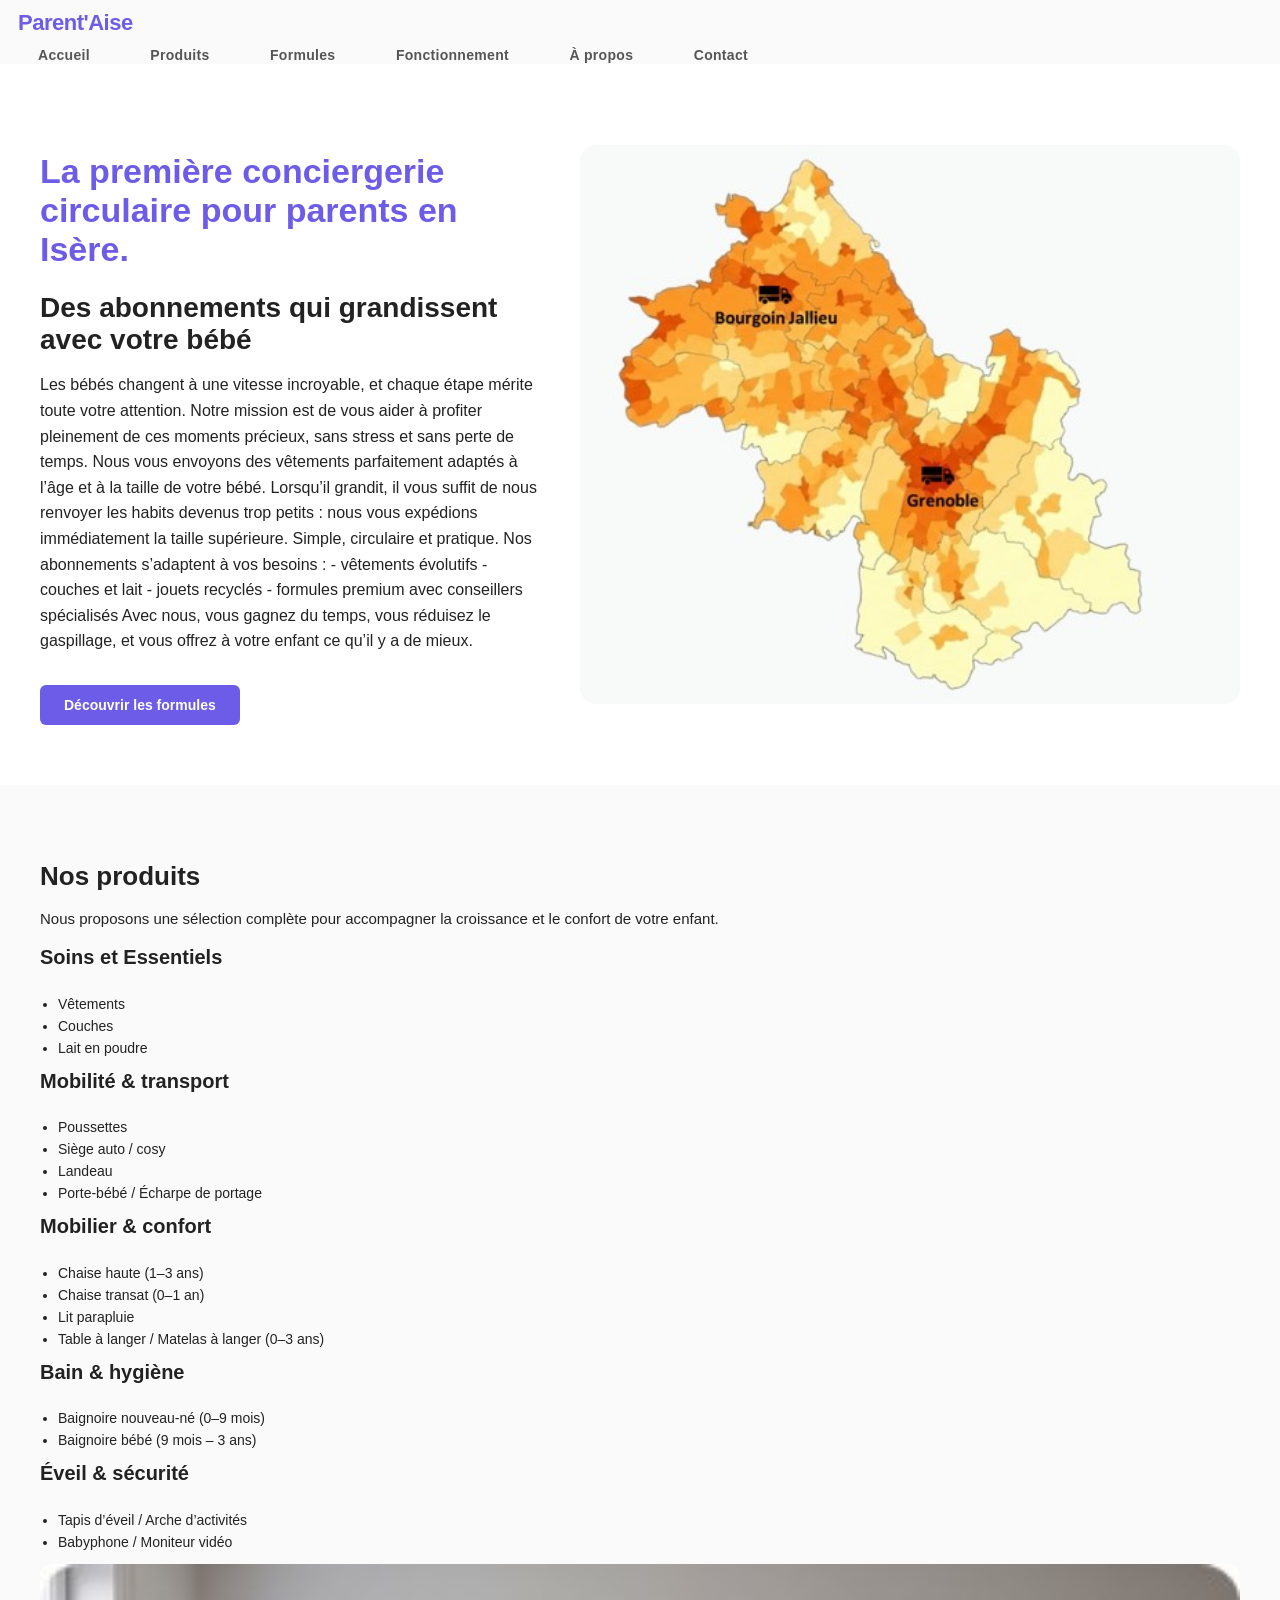
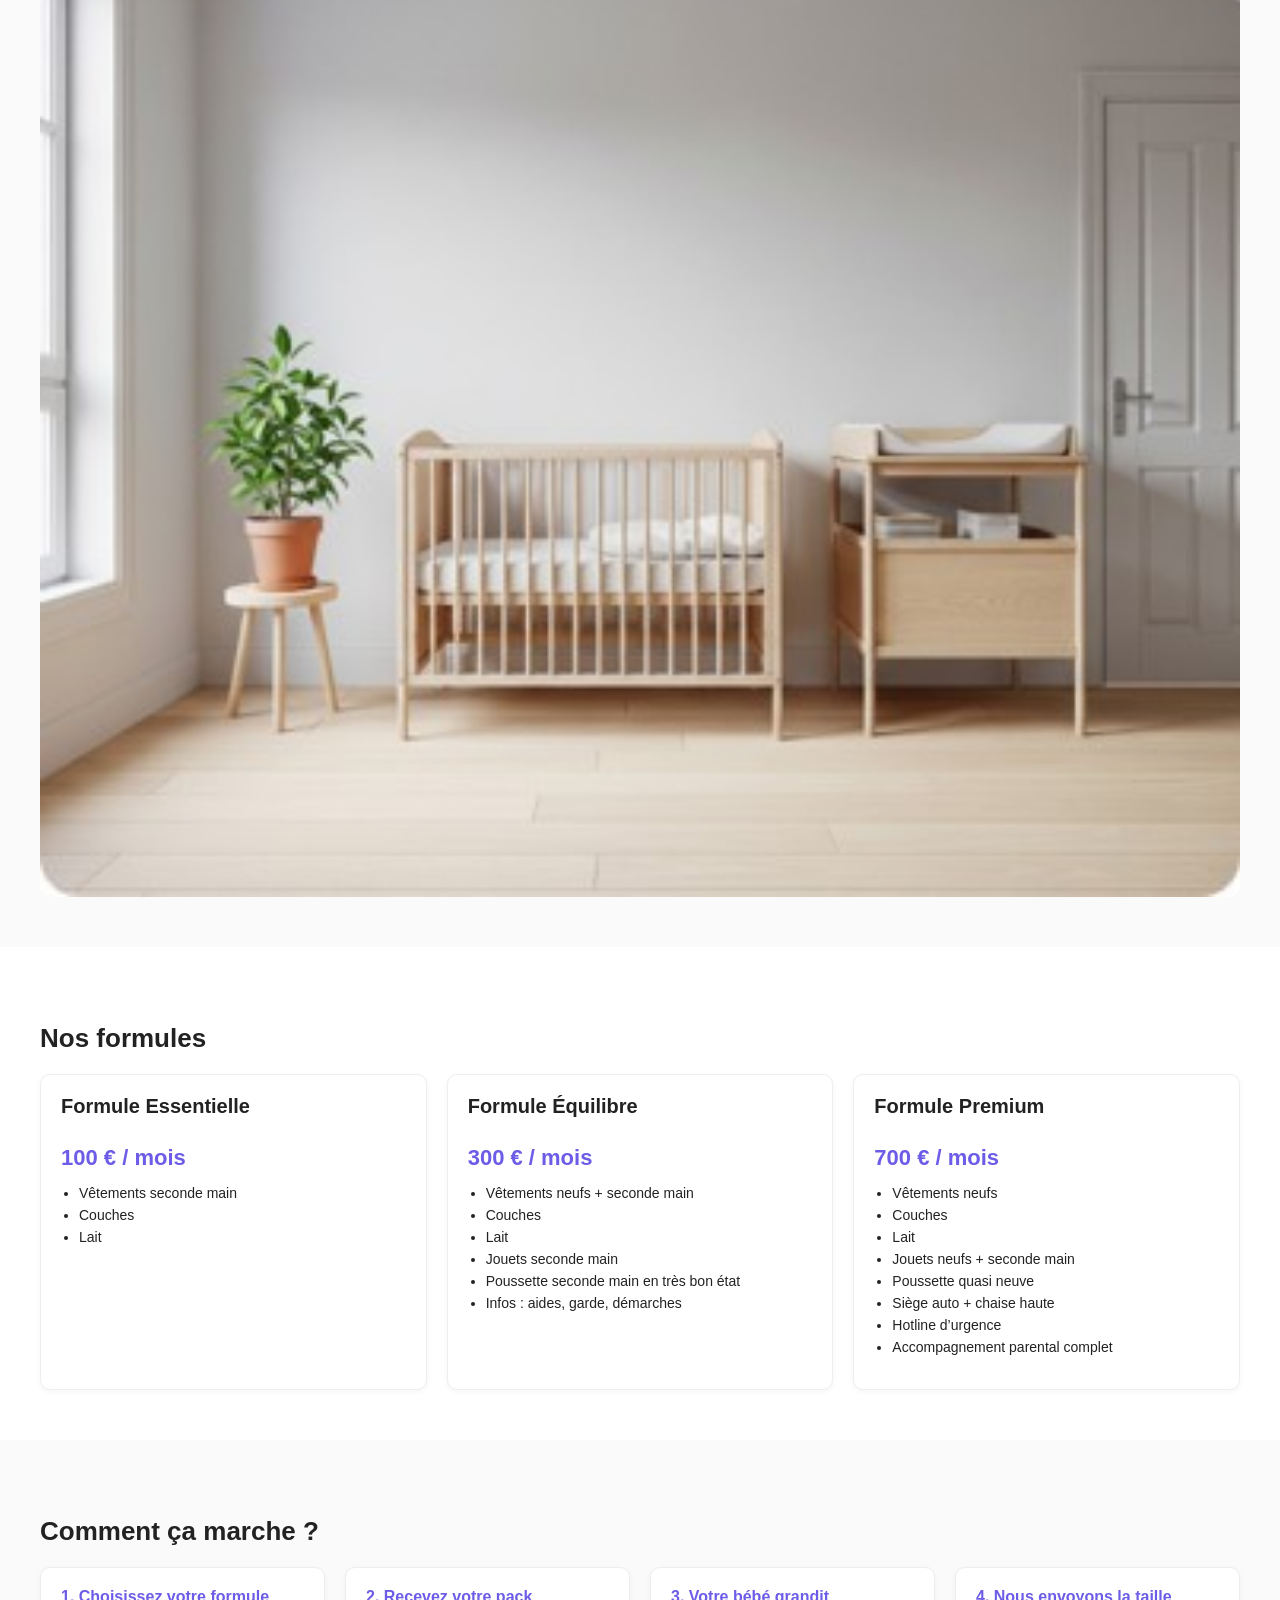
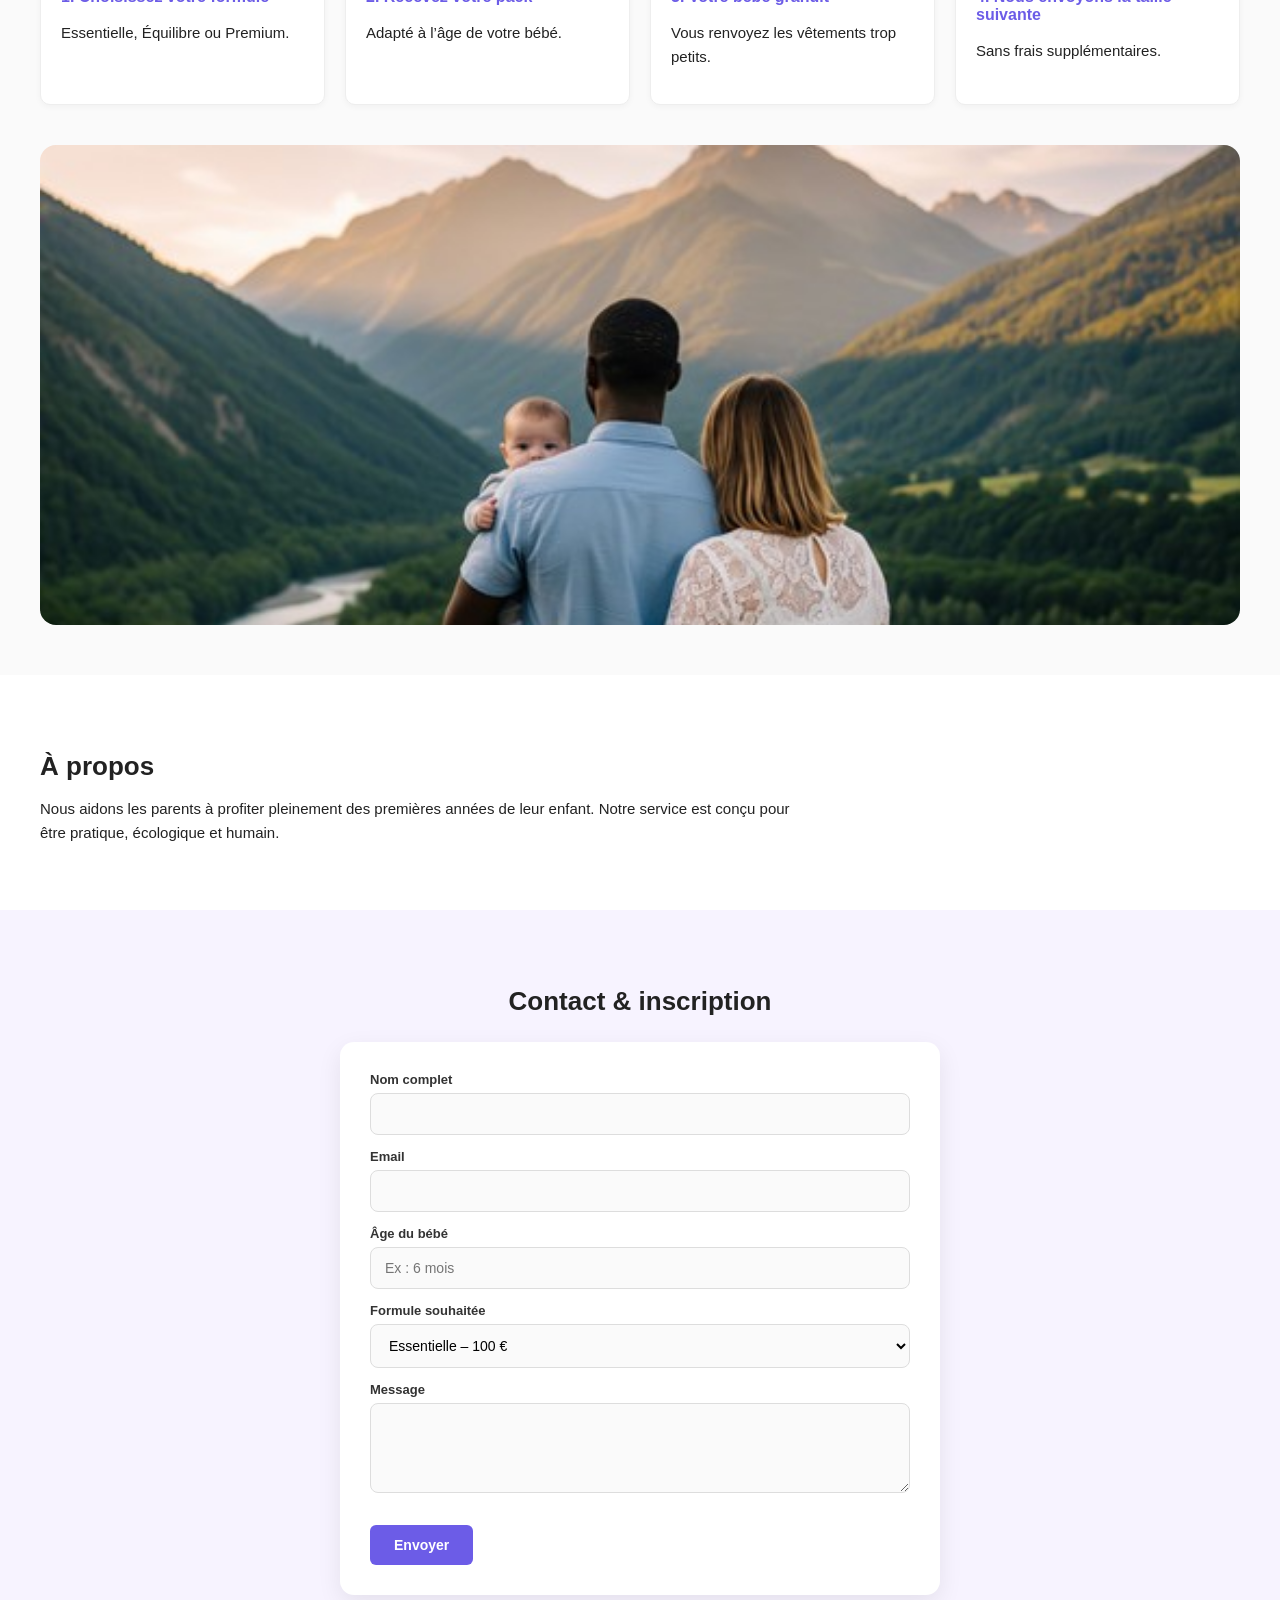
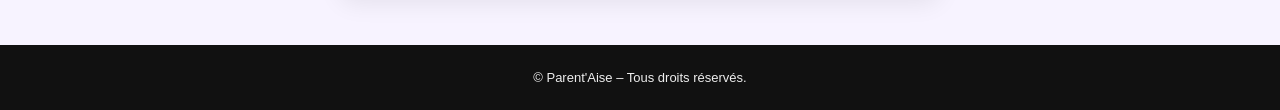
<file: index.html>
<!-- index.html -->
<!DOCTYPE html>
<html lang="fr">
<head>
  <meta charset="UTF-8">
  <title>Parent'Aise – Abonnements bébé évolutifs</title>
  <meta name="description" content="Abonnements évolutifs pour bébés : vêtements, jouets, équipements, nourriture et accompagnement parental.">
  <meta name="viewport" content="width=device-width, initial-scale=1.0">

  <!-- CSS LINK -->
  <link rel="stylesheet" href="style.css">
</head>

<body>

<header>
  <h1>Parent'Aise</h1>
  <nav>
    <a href="#accueil">Accueil</a>
    <a href="#produits">Produits</a>
    <a href="#formules">Formules</a>
    <a href="#fonctionnement">Fonctionnement</a>
    <a href="#apropos">À propos</a>
    <a href="#contact">Contact</a>
  </nav>
</header>

<!-- ACCUEIL -->
<section class="hero" id="accueil">

  <div class="hero-text">
    <h1>La première conciergerie circulaire pour parents en Isère.</h1>

    <h2>Des abonnements qui grandissent avec votre bébé</h2>

    <p>
      Les bébés changent à une vitesse incroyable, et chaque étape mérite toute votre attention.
      Notre mission est de vous aider à profiter pleinement de ces moments précieux, sans stress et sans perte de temps.

      Nous vous envoyons des vêtements parfaitement adaptés à l’âge et à la taille de votre bébé.
      Lorsqu’il grandit, il vous suffit de nous renvoyer les habits devenus trop petits :
      nous vous expédions immédiatement la taille supérieure.
      Simple, circulaire et pratique.

      Nos abonnements s’adaptent à vos besoins :

      - vêtements évolutifs
      - couches et lait
      - jouets recyclés
      - formules premium avec conseillers spécialisés

      Avec nous, vous gagnez du temps, vous réduisez le gaspillage,
      et vous offrez à votre enfant ce qu’il y a de mieux.
    </p>

    <a href="#formules" class="btn btn-primary">Découvrir les formules</a>
  </div>

  <div class="hero-images">
    <img src="image3.jpg" alt="Photo de Grenoble">
  </div>

</section>

<!-- PRODUITS -->
<section class="section" id="produits">
  <h3>Nos produits</h3>
  <p>Nous proposons une sélection complète pour accompagner la croissance et le confort de votre enfant.</p>

  <div class="products-wrapper">

    <div class="products">

            <div class="product">
        <h4> Soins et Essentiels </h4>
        <ul>
          <li>Vêtements</li>
          <li>Couches</li>
          <li>Lait en poudre</li>
        </ul>
      </div>

      <div class="product">
        <h4>Mobilité & transport</h4>
        <ul>
          <li>Poussettes</li>
          <li>Siège auto / cosy</li>
          <li>Landeau</li>
          <li>Porte-bébé / Écharpe de portage</li>
        </ul>
      </div>

      <div class="product">
        <h4>Mobilier & confort</h4>
        <ul>
          <li>Chaise haute (1–3 ans)</li>
          <li>Chaise transat (0–1 an)</li>
          <li>Lit parapluie</li>
          <li>Table à langer / Matelas à langer (0–3 ans)</li>
        </ul>
      </div>

      <div class="product">
        <h4>Bain & hygiène</h4>
        <ul>
          <li>Baignoire nouveau-né (0–9 mois)</li>
          <li>Baignoire bébé (9 mois – 3 ans)</li>
        </ul>
      </div>

      <div class="product">
        <h4>Éveil & sécurité</h4>
        <ul>
          <li>Tapis d’éveil / Arche d’activités</li>
          <li>Babyphone / Moniteur vidéo</li>
        </ul>
      </div>

    </div>

    <div class="product-image">
      <img src="image2.jpg" alt="Image produits / chambre bébé">
    </div>

  </div>
</section>

<!-- FORMULES -->
<section class="section" id="formules">
  <h3>Nos formules</h3>

  <div class="packs">

    <div class="pack">
      <h4>Formule Essentielle</h4>
      <div class="price">100 € / mois</div>
      <ul>
        <li>Vêtements seconde main</li>
        <li>Couches</li>
        <li>Lait</li>
      </ul>
    </div>

    <div class="pack">
      <h4>Formule Équilibre</h4>
      <div class="price">300 € / mois</div>
      <ul>
        <li>Vêtements neufs + seconde main</li>
        <li>Couches</li>
        <li>Lait</li>
        <li>Jouets seconde main</li>
        <li>Poussette seconde main en très bon état</li>
        <li>Infos : aides, garde, démarches</li>
      </ul>
    </div>

    <div class="pack">
      <h4>Formule Premium</h4>
      <div class="price">700 € / mois</div>
      <ul>
        <li>Vêtements neufs</li>
        <li>Couches</li>
        <li>Lait</li>
        <li>Jouets neufs + seconde main</li>
        <li>Poussette quasi neuve</li>
        <li>Siège auto + chaise haute</li>
        <li>Hotline d’urgence</li>
        <li>Accompagnement parental complet</li>
      </ul>
    </div>

  </div>
</section>

<!-- FONCTIONNEMENT -->
<section class="section" id="fonctionnement">
  <h3>Comment ça marche ?</h3>

  <div class="steps">

    <div class="step">
      <span>1. Choisissez votre formule</span>
      <p>Essentielle, Équilibre ou Premium.</p>
    </div>

    <div class="step">
      <span>2. Recevez votre pack</span>
      <p>Adapté à l’âge de votre bébé.</p>
    </div>

    <div class="step">
      <span>3. Votre bébé grandit</span>
      <p>Vous renvoyez les vêtements trop petits.</p>
    </div>

    <div class="step">
      <span>4. Nous envoyons la taille suivante</span>
      <p>Sans frais supplémentaires.</p>
    </div>

  </div>

  <div style="margin-top:40px;">
    <img
      src="image4.jpg"
      alt="Photo famille"
      style="width:100%; max-height:480px; object-fit:cover; border-radius:16px;">
  </div>

</section>

<!-- A PROPOS -->
<section class="section" id="apropos">
  <h3>À propos</h3>
  <p>
    Nous aidons les parents à profiter pleinement des premières années de leur enfant.
    Notre service est conçu pour être pratique, écologique et humain.
  </p>
</section>

<!-- CONTACT -->
<section class="section" id="contact">
  <h3>Contact & inscription</h3>

  <form>

    <label>
      Nom complet
      <input type="text" required>
    </label>

    <label>
      Email
      <input type="email" required>
    </label>

    <label>
      Âge du bébé
      <input type="text" placeholder="Ex : 6 mois">
    </label>

    <label>
      Formule souhaitée
      <select>
        <option>Essentielle – 100 €</option>
        <option>Équilibre – 300 €</option>
        <option>Premium – 700 €</option>
      </select>
    </label>

    <label>
      Message
      <textarea rows="4"></textarea>
    </label>

    <button class="btn btn-primary">Envoyer</button>

  </form>
</section>

<footer>
  © Parent'Aise – Tous droits réservés.
</footer>

</body>
</html>
</file>
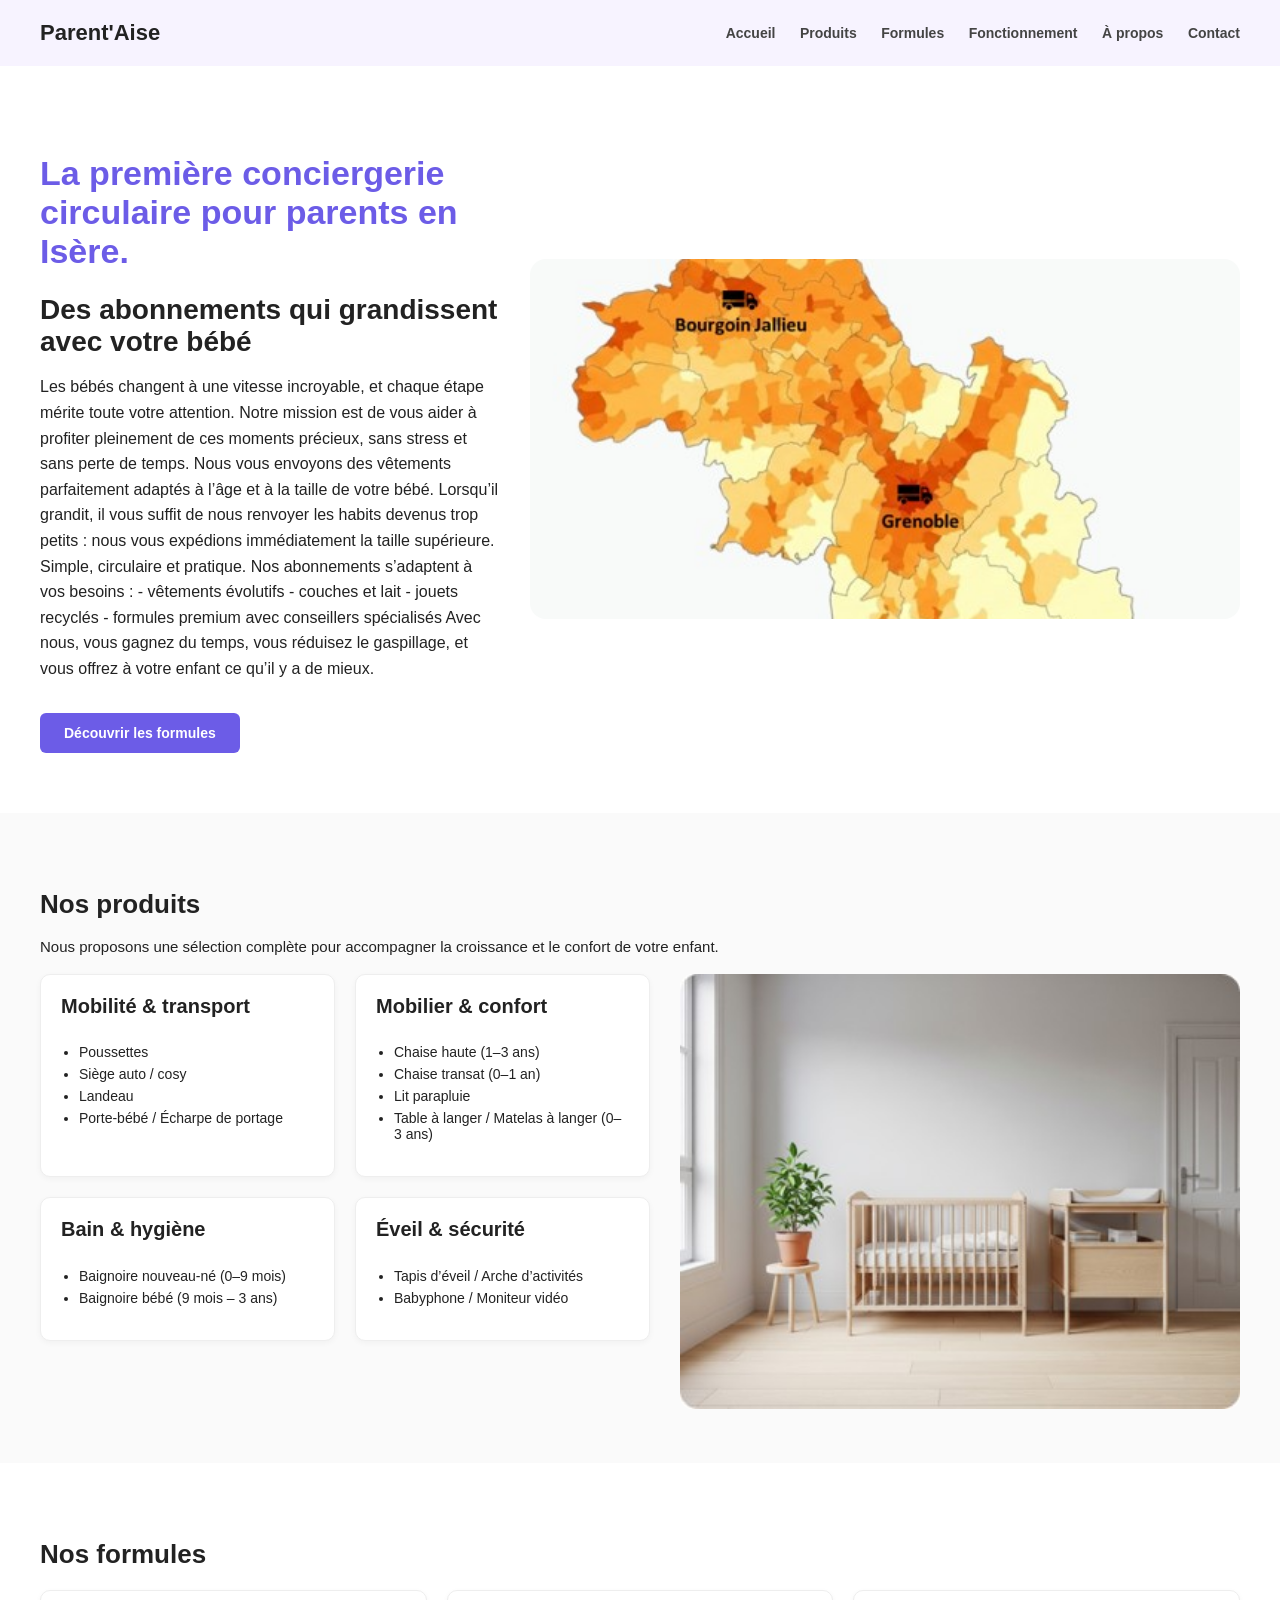
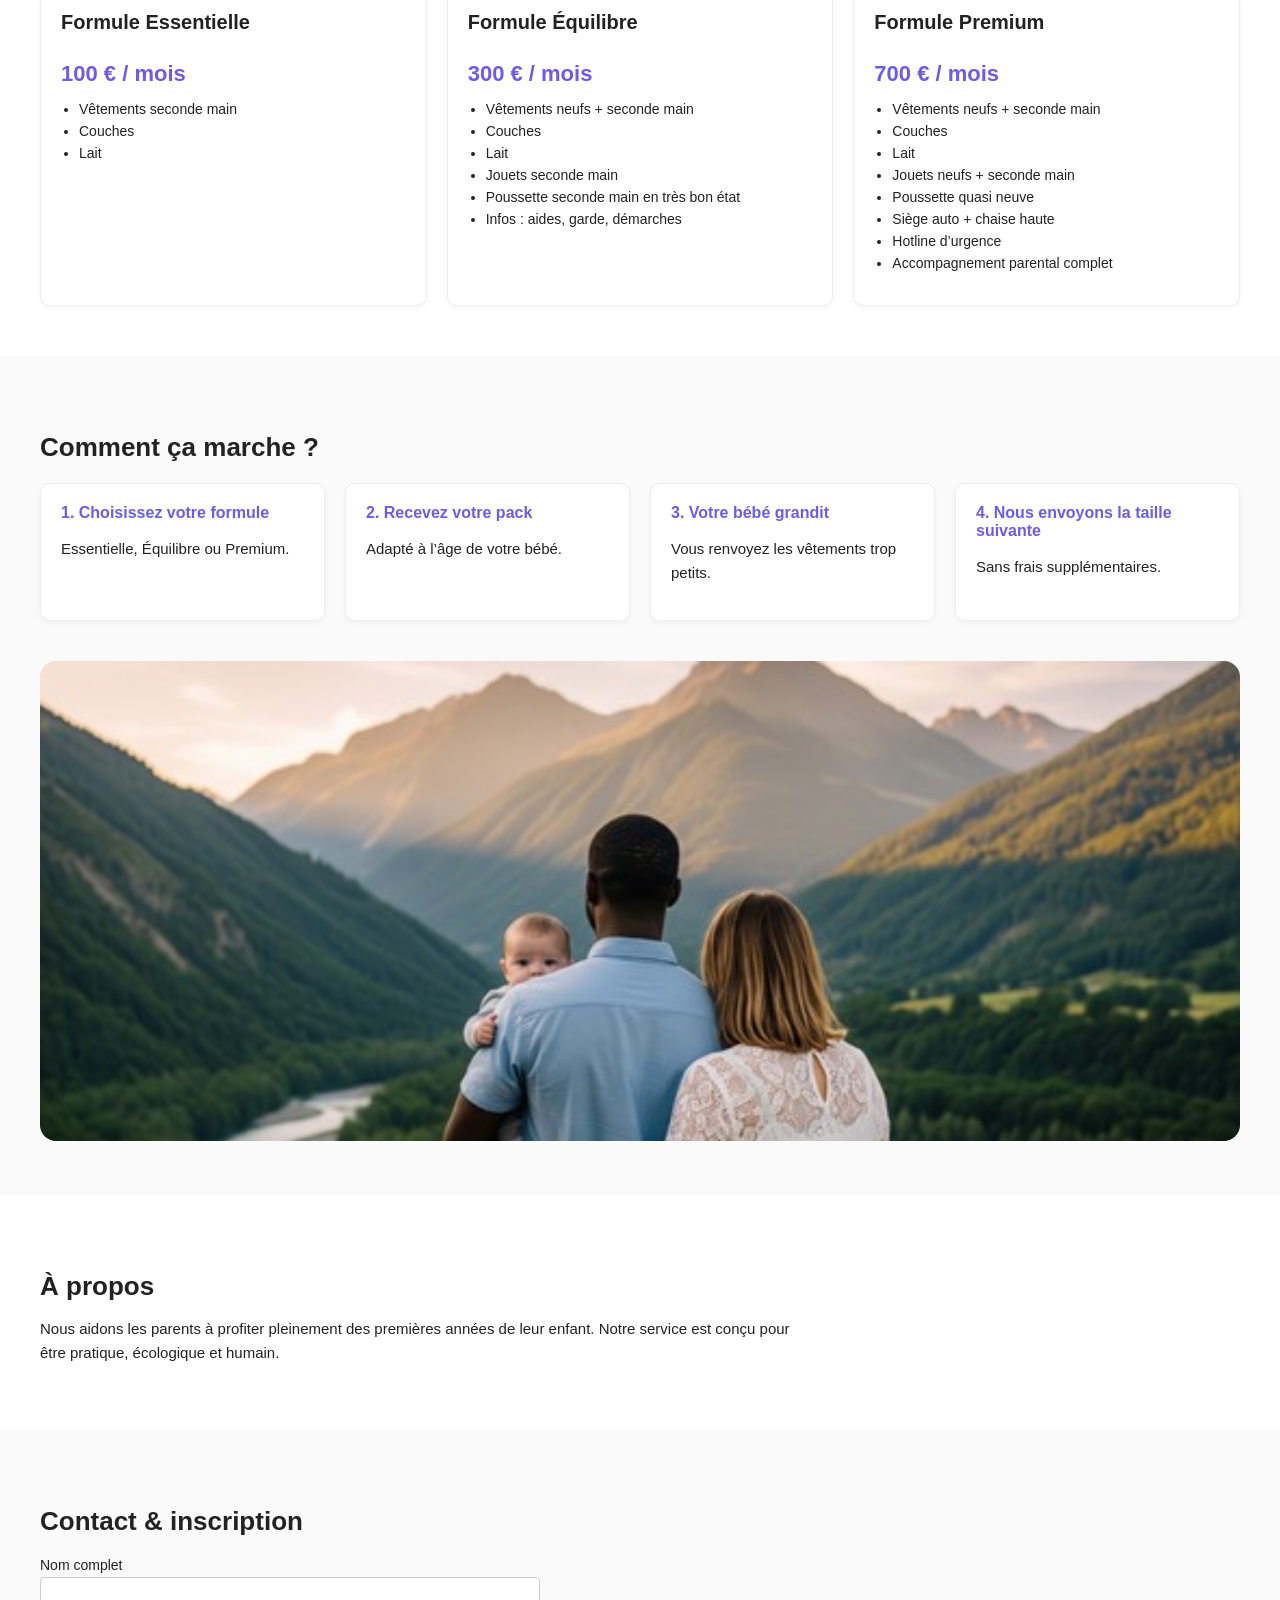
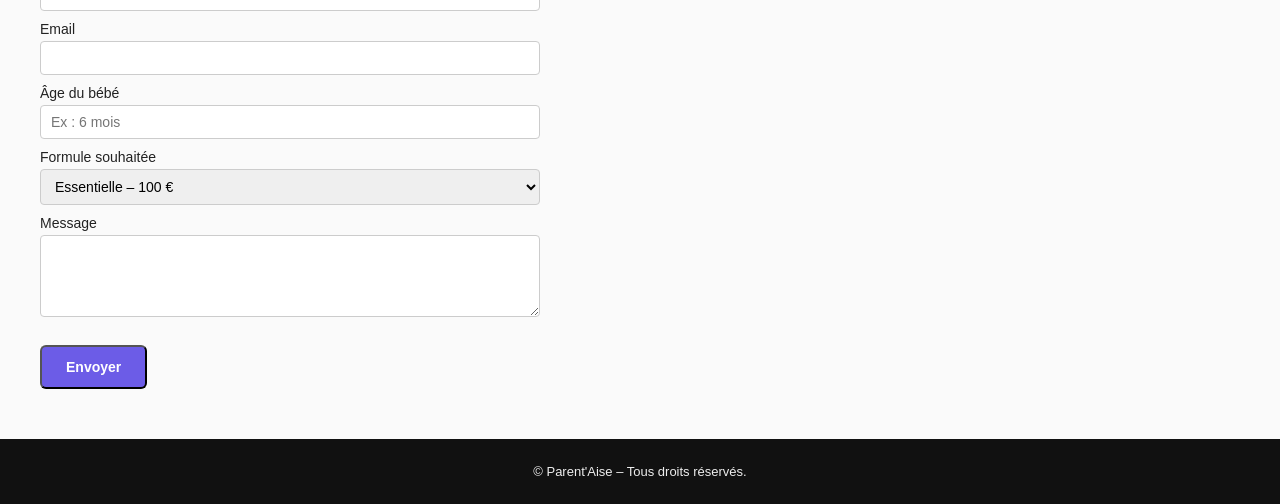
<file: Parentaisee.html>
<!DOCTYPE html>
<html lang="fr">
<head>
  <meta charset="UTF-8">
  <title>Parent'Aise – Abonnements bébé évolutifs</title>
  <meta name="description" content="Abonnements évolutifs pour bébés : vêtements, jouets, équipements, nourriture et accompagnement parental.">
  <meta name="viewport" content="width=device-width, initial-scale=1.0">

  <style>
    * { box-sizing:border-box; }
    body { margin:0; font-family:Arial, sans-serif; background:#fafafa; color:#222; }

    header {
      background:#f7f3ff;
      padding:20px 40px;
      display:flex;
      justify-content:space-between;
      align-items:center;
      position:sticky;
      top:0;
      z-index:10;
    }
    header h1 { margin:0; font-size:22px; }
    nav a {
      margin-left:20px;
      text-decoration:none;
      color:#444;
      font-weight:600;
      font-size:14px;
    }
    nav a:hover { color:#6c5ce7; }

    /* HERO */
    .hero {
      padding:60px 40px;
      background:#fff;
      display:flex;
      flex-wrap:wrap;
      align-items:center;
      gap:30px;
    }
    .hero-text { flex:1 1 350px; max-width:520px; }
    .hero-text h1 { font-size:34px; margin-bottom:10px; color:#6c5ce7; }
    .hero-text h2 { font-size:28px; margin-bottom:15px; }
    .hero-text p { font-size:16px; line-height:1.6; }

    .hero-images {
      flex:1 1 600px;
      display:flex;
      flex-direction:column;
      gap:30px;
    }
    .hero-images img {
      width:100%;
      border-radius:16px;
      object-fit:cover;
      max-height:360px;
    }

    .btn {
      display:inline-block;
      padding:12px 24px;
      border-radius:6px;
      text-decoration:none;
      font-weight:600;
      font-size:14px;
      cursor:pointer;
      margin-top:15px;
    }
    .btn-primary { background:#6c5ce7; color:#fff; }
    .btn-secondary { background:#fff; color:#6c5ce7; border:2px solid #6c5ce7; }

    /* SECTIONS */
    .section { padding:50px 40px; }
    .section:nth-child(even) { background:#ffffff; }
    .section h3 { font-size:26px; margin-bottom:15px; }
    .section p { max-width:750px; line-height:1.6; font-size:15px; }

    /* PRODUITS */
    .products-wrapper {
      display:flex;
      flex-wrap:wrap;
      gap:30px;
      align-items:flex-start;
    }
    .products {
      flex:1 1 350px;
      display:flex;
      flex-wrap:wrap;
      gap:20px;
    }
    .product {
      flex:1 1 260px;
      background:#fff;
      border:1px solid #eee;
      border-radius:10px;
      padding:20px;
      box-shadow:0 2px 6px rgba(0,0,0,0.04);
    }
    .product h4 { margin-top:0; font-size:20px; }
    .product ul { padding-left:18px; font-size:14px; }
    .product li { margin-bottom:6px; }

    .product-image {
      flex:1 1 300px;
    }
    .product-image img {
      width:100%;
      border-radius:12px;
      object-fit:cover;
    }

    /* FORMULES */
    .packs {
      display:flex;
      flex-wrap:wrap;
      gap:20px;
      margin-top:20px;
    }
    .pack {
      flex:1 1 260px;
      background:#fff;
      border:1px solid #eee;
      border-radius:10px;
      padding:20px;
      box-shadow:0 2px 6px rgba(0,0,0,0.04);
    }
    .pack h4 { margin-top:0; font-size:20px; }
    .price { font-size:22px; font-weight:700; color:#6c5ce7; margin:10px 0; }
    .pack ul { padding-left:18px; font-size:14px; }
    .pack li { margin-bottom:6px; }

    /* FONCTIONNEMENT */
    .steps {
      display:flex;
      flex-wrap:wrap;
      gap:20px;
      margin-top:20px;
    }
    .step {
      flex:1 1 260px;
      background:#fff;
      border:1px solid #eee;
      border-radius:10px;
      padding:20px;
      box-shadow:0 2px 6px rgba(0,0,0,0.04);
    }
    .step span {
      font-weight:700;
      color:#6c5ce7;
      display:block;
      margin-bottom:5px;
    }

    /* CONTACT */
    form { max-width:500px; margin-top:20px; }
    label { display:block; margin-bottom:10px; font-size:14px; }
    input, select, textarea {
      width:100%;
      padding:8px 10px;
      border-radius:4px;
      border:1px solid #ccc;
      font-size:14px;
      margin-top:4px;
    }

    footer {
      background:#111;
      color:#eee;
      padding:25px 40px;
      font-size:13px;
      text-align:center;
    }
  </style>
</head>

<body>

<header>
  <h1>Parent'Aise</h1>
  <nav>
    <a href="#accueil">Accueil</a>
    <a href="#produits">Produits</a>
    <a href="#formules">Formules</a>
    <a href="#fonctionnement">Fonctionnement</a>
    <a href="#apropos">À propos</a>
    <a href="#contact">Contact</a>
  </nav>
</header>

<!-- ACCUEIL -->
<section class="hero" id="accueil">

  <div class="hero-text">
    <h1>La première conciergerie circulaire pour parents en Isère.</h1>

    <h2>Des abonnements qui grandissent avec votre bébé</h2>

    <p>
      Les bébés changent à une vitesse incroyable, et chaque étape mérite toute votre attention. Notre mission est de vous aider à profiter pleinement de ces moments précieux, sans stress et sans perte de temps.

      Nous vous envoyons des vêtements parfaitement adaptés à l’âge et à la taille de votre bébé. Lorsqu’il grandit, il vous suffit de nous renvoyer les habits devenus trop petits : nous vous expédions immédiatement la taille supérieure. Simple, circulaire et pratique.

      Nos abonnements s’adaptent à vos besoins :

      - vêtements évolutifs  
      - couches et lait  
      - jouets recyclés  
      - formules premium avec conseillers spécialisés  

      Avec nous, vous gagnez du temps, vous réduisez le gaspillage, et vous offrez à votre enfant ce qu’il y a de mieux.
    </p>

    <a href="#formules" class="btn btn-primary">Découvrir les formules</a>
  </div>

  <div class="hero-images">
    <img src="/image3.jpg" alt="Photo de Grenoble">
  </div>

</section>

<!-- PRODUITS -->
<section class="section" id="produits">
  <h3>Nos produits</h3>
  <p>Nous proposons une sélection complète pour accompagner la croissance et le confort de votre enfant.</p>

  <div class="products-wrapper">

    <div class="products">

      <div class="product">
        <h4>Mobilité & transport</h4>
        <ul>
          <li>Poussettes</li>
          <li>Siège auto / cosy</li>
          <li>Landeau</li>
          <li>Porte-bébé / Écharpe de portage</li>
        </ul>
      </div>

      <div class="product">
        <h4>Mobilier & confort</h4>
        <ul>
          <li>Chaise haute (1–3 ans)</li>
          <li>Chaise transat (0–1 an)</li>
          <li>Lit parapluie</li>
          <li>Table à langer / Matelas à langer (0–3 ans)</li>
        </ul>
      </div>

      <div class="product">
        <h4>Bain & hygiène</h4>
        <ul>
          <li>Baignoire nouveau-né (0–9 mois)</li>
          <li>Baignoire bébé (9 mois – 3 ans)</li>
        </ul>
      </div>

      <div class="product">
        <h4>Éveil & sécurité</h4>
        <ul>
          <li>Tapis d’éveil / Arche d’activités</li>
          <li>Babyphone / Moniteur vidéo</li>
        </ul>
      </div>

    </div>

    <div class="product-image">
      <img src="/image2.jpg" alt="Image produits / chambre bébé">
    </div>

  </div>
</section>

<!-- FORMULES -->
<section class="section" id="formules">
  <h3>Nos formules</h3>

  <div class="packs">

    <div class="pack">
      <h4>Formule Essentielle</h4>
      <div class="price">100 € / mois</div>
      <ul>
        <li>Vêtements seconde main</li>
        <li>Couches</li>
        <li>Lait</li>
      </ul>
    </div>

    <div class="pack">
      <h4>Formule Équilibre</h4>
      <div class="price">300 € / mois</div>
      <ul>
        <li>Vêtements neufs + seconde main</li>
        <li>Couches</li>
        <li>Lait</li>
        <li>Jouets seconde main</li>
        <li>Poussette seconde main en très bon état</li>
        <li>Infos : aides, garde, démarches</li>
      </ul>
    </div>

    <div class="pack">
      <h4>Formule Premium</h4>
      <div class="price">700 € / mois</div>
      <ul>
        <li>Vêtements neufs + seconde main</li>
        <li>Couches</li>
        <li>Lait</li>
        <li>Jouets neufs + seconde main</li>
        <li>Poussette quasi neuve</li>
        <li>Siège auto + chaise haute</li>
        <li>Hotline d’urgence</li>
        <li>Accompagnement parental complet</li>
      </ul>
    </div>

  </div>
</section>

<!-- FONCTIONNEMENT -->
<section class="section" id="fonctionnement">
  <h3>Comment ça marche ?</h3>

  <div class="steps">
    <div class="step">
      <span>1. Choisissez votre formule</span>
      <p>Essentielle, Équilibre ou Premium.</p>
    </div>

    <div class="step">
      <span>2. Recevez votre pack</span>
      <p>Adapté à l’âge de votre bébé.</p>
    </div>

    <div class="step">
      <span>3. Votre bébé grandit</span>
      <p>Vous renvoyez les vêtements trop petits.</p>
    </div>

    <div class="step">
      <span>4. Nous envoyons la taille suivante</span>
      <p>Sans frais supplémentaires.</p>
    </div>
  </div>

  <!-- IMAGE 1 EN GRAND + ESPACE AVANT -->
  <div style="margin-top:40px;">
    <img src="/image4.jpg"
         alt="Photo famille"
         style="width:100%; max-height:480px; object-fit:cover; border-radius:16px;">
  </div>

</section>

<!-- A PROPOS -->
<section class="section" id="apropos">
  <h3>À propos</h3>
  <p>
    Nous aidons les parents à profiter pleinement des premières années de leur enfant.
    Notre service est conçu pour être pratique, écologique et humain.
  </p>
</section>

<!-- CONTACT -->
<section class="section" id="contact">
  <h3>Contact & inscription</h3>

  <form>
    <label>Nom complet
      <input type="text" required>
    </label>

    <label>Email
      <input type="email" required>
    </label>

    <label>Âge du bébé
      <input type="text" placeholder="Ex : 6 mois">
    </label>

    <label>Formule souhaitée
      <select>
        <option>Essentielle – 100 €</option>
        <option>Équilibre – 300 €</option>
        <option>Premium – 700 €</option>
      </select>
    </label>

    <label>Message
      <textarea rows="4"></textarea>
    </label>

    <button class="btn btn-primary">Envoyer</button>
  </form>
</section>

<footer>
  © Parent'Aise – Tous droits réservés.
</footer>

</body>
</html>
</file>
<file: style.css>
* {
  box-sizing: border-box;
}

body {
  margin: 0;
  font-family: Arial, sans-serif;
  background: #fafafa;
  color: #222;
  overflow-x: hidden;
}

img {
  max-width: 100%;
  height: auto;
  display: block;
}

/* ========================= */
/* HEADER */
/* ========================= */

header h1 {
  margin: 0;
  font-size: 22px;
  font-weight: 900;
  letter-spacing: -0.5px;
  color: #6c5ce7;
  position: relative;
  padding: 10px 18px;
}

nav a {
  margin-left: 20px;
  text-decoration: none;
  color: #555;
  font-weight: 600;
  font-size: 14px;
  letter-spacing: 0.3px;
  padding: 10px 18px;
  border-radius: 20px;
  transition: background 0.2s ease, color 0.2s ease;
}

nav a:hover {
  background: #6c5ce7;
  color: #fff;
}

/* ========================= */
/* HERO */
/* ========================= */

.hero {
  padding: 60px 40px;
  background: #fff;
  display: flex;
  flex-wrap: wrap;
  align-items: center;
  gap: 30px;
}

.hero-text {
  flex: 1 1 350px;
  max-width: 520px;
}

.hero-text h1 {
  font-size: 34px;
  margin-bottom: 10px;
  color: #6c5ce7;
}

.hero-text h2 {
  font-size: 28px;
  margin-bottom: 15px;
}

.hero-text p {
  font-size: 16px;
  line-height: 1.6;
}

.hero-images {
  flex: 1 1 500px;
  display: flex;
  align-items: center;
  justify-content: center;
}

.hero-images img {
  width: 100%;
  height: auto;
  border-radius: 16px;
  object-fit: cover;
}

/* ========================= */
/* BUTTONS */
/* ========================= */

.btn {
  display: inline-block;
  padding: 12px 24px;
  border-radius: 6px;
  text-decoration: none;
  font-weight: 600;
  font-size: 14px;
  cursor: pointer;
  margin-top: 15px;
  border: none;
}

.btn-primary {
  background: #6c5ce7;
  color: #fff;
}

.btn-secondary {
  background: #fff;
  color: #6c5ce7;
  border: 2px solid #6c5ce7;
}

/* ========================= */
/* SECTIONS */
/* ========================= */

.section {
  padding: 50px 40px;
}

.section:nth-child(even) {
  background: #ffffff;
}

.section h3 {
  font-size: 26px;
  margin-bottom: 15px;
}

.section p {
  max-width: 750px;
  line-height: 1.6;
  font-size: 15px;
}

/* ========================= */
/* PRODUITS */
/* ========================= */

@media (max-width: 768px) {

  .products {
    display: flex;
    flex-direction: column;
    gap: 20px;
  }

  .product {
    width: 100%;
  }

  .products-wrapper {
    display: flex;
    flex-direction: column;
    gap: 20px;
  }

}

.product h4 {
  margin-top: 0;
  font-size: 20px;
}

.product ul {
  padding-left: 18px;
  font-size: 14px;
}

.product li {
  margin-bottom: 6px;
}

.product-image {
  flex: 1 1 300px;
}

.product-image img {
  width: 100%;
  border-radius: 12px;
  object-fit: cover;
}

/* ========================= */
/* FORMULES */
/* ========================= */

.packs {
  display: flex;
  flex-wrap: wrap;
  gap: 20px;
  margin-top: 20px;
}

.pack {
  flex: 1 1 260px;
  background: #fff;
  border: 1px solid #eee;
  border-radius: 10px;
  padding: 20px;
  box-shadow: 0 2px 6px rgba(0, 0, 0, 0.04);
}

.pack h4 {
  margin-top: 0;
  font-size: 20px;
}

.price {
  font-size: 22px;
  font-weight: 700;
  color: #6c5ce7;
  margin: 10px 0;
}

.pack ul {
  padding-left: 18px;
  font-size: 14px;
}

.pack li {
  margin-bottom: 6px;
}

/* ========================= */
/* FONCTIONNEMENT */
/* ========================= */

.steps {
  display: flex;
  flex-wrap: wrap;
  gap: 20px;
  margin-top: 20px;
}

.step {
  flex: 1 1 260px;
  background: #fff;
  border: 1px solid #eee;
  border-radius: 10px;
  padding: 20px;
  box-shadow: 0 2px 6px rgba(0, 0, 0, 0.04);
}

.step span {
  font-weight: 700;
  color: #6c5ce7;
  display: block;
  margin-bottom: 5px;
}

/* ========================= */
/* CONTACT (STYLED) */
/* ========================= */

#contact {
  background: #f7f3ff;
}

#contact h3 {
  text-align: center;
  margin-bottom: 25px;
}

#contact form {
  max-width: 600px;
  margin: 0 auto;
  background: #fff;
  padding: 30px;
  border-radius: 14px;
  box-shadow: 0 8px 25px rgba(0,0,0,0.08);
}

label {
  display: block;
  margin-bottom: 14px;
  font-size: 13px;
  font-weight: 600;
  color: #333;
}

input,
select,
textarea {
  width: 100%;
  padding: 12px 14px;
  border-radius: 8px;
  border: 1px solid #ddd;
  font-size: 14px;
  margin-top: 6px;
  background: #fafafa;
  transition: all 0.2s ease;
}

input:focus,
select:focus,
textarea:focus {
  outline: none;
  border-color: #6c5ce7;
  background: #fff;
  box-shadow: 0 0 0 3px rgba(108, 92, 231, 0.15);
}

textarea {
  resize: vertical;
}

/* ========================= */
/* FOOTER */
/* ========================= */

footer {
  background: #111;
  color: #eee;
  padding: 25px 40px;
  font-size: 13px;
  text-align: center;
}

/* ========================= */
/* TABLET + MOBILE */
/* ========================= */

@media (max-width: 768px) {

  header {
    padding: 15px 20px;
    flex-direction: column;
    align-items: flex-start;
    gap: 15px;
  }

  nav {
    width: 100%;
    display: flex;
    flex-wrap: wrap;
    gap: 10px;
  }

  nav a {
    margin-left: 0;
    font-size: 13px;
  }

  .hero,
  .section {
    padding: 30px 20px;
  }

  .hero {
    flex-direction: column;
    align-items: stretch;
  }

  .hero-text {
    max-width: 100%;
  }

  .hero-text h1 {
    font-size: 28px;
  }

  .hero-text h2 {
    font-size: 22px;
  }

  .products-wrapper,
  .products,
  .packs,
  .steps {
    flex-direction: column;
  }

  .product,
  .pack,
  .step,
  .product-image {
    width: 100%;
    flex: 1 1 100%;
  }

  .btn {
    width: 100%;
    text-align: center;
  }
}

/* ========================= */
/* SMALL PHONES */
/* ========================= */

@media (max-width: 480px) {

  .hero-text h1 {
    font-size: 24px;
  }

  .hero-text h2 {
    font-size: 20px;
  }

  .section h3 {
    font-size: 22px;
  }

  .product h4,
  .pack h4 {
    font-size: 18px;
  }

  .price {
    font-size: 20px;
  }

  input,
  select,
  textarea {
    font-size: 16px;
  }
}
</file>
